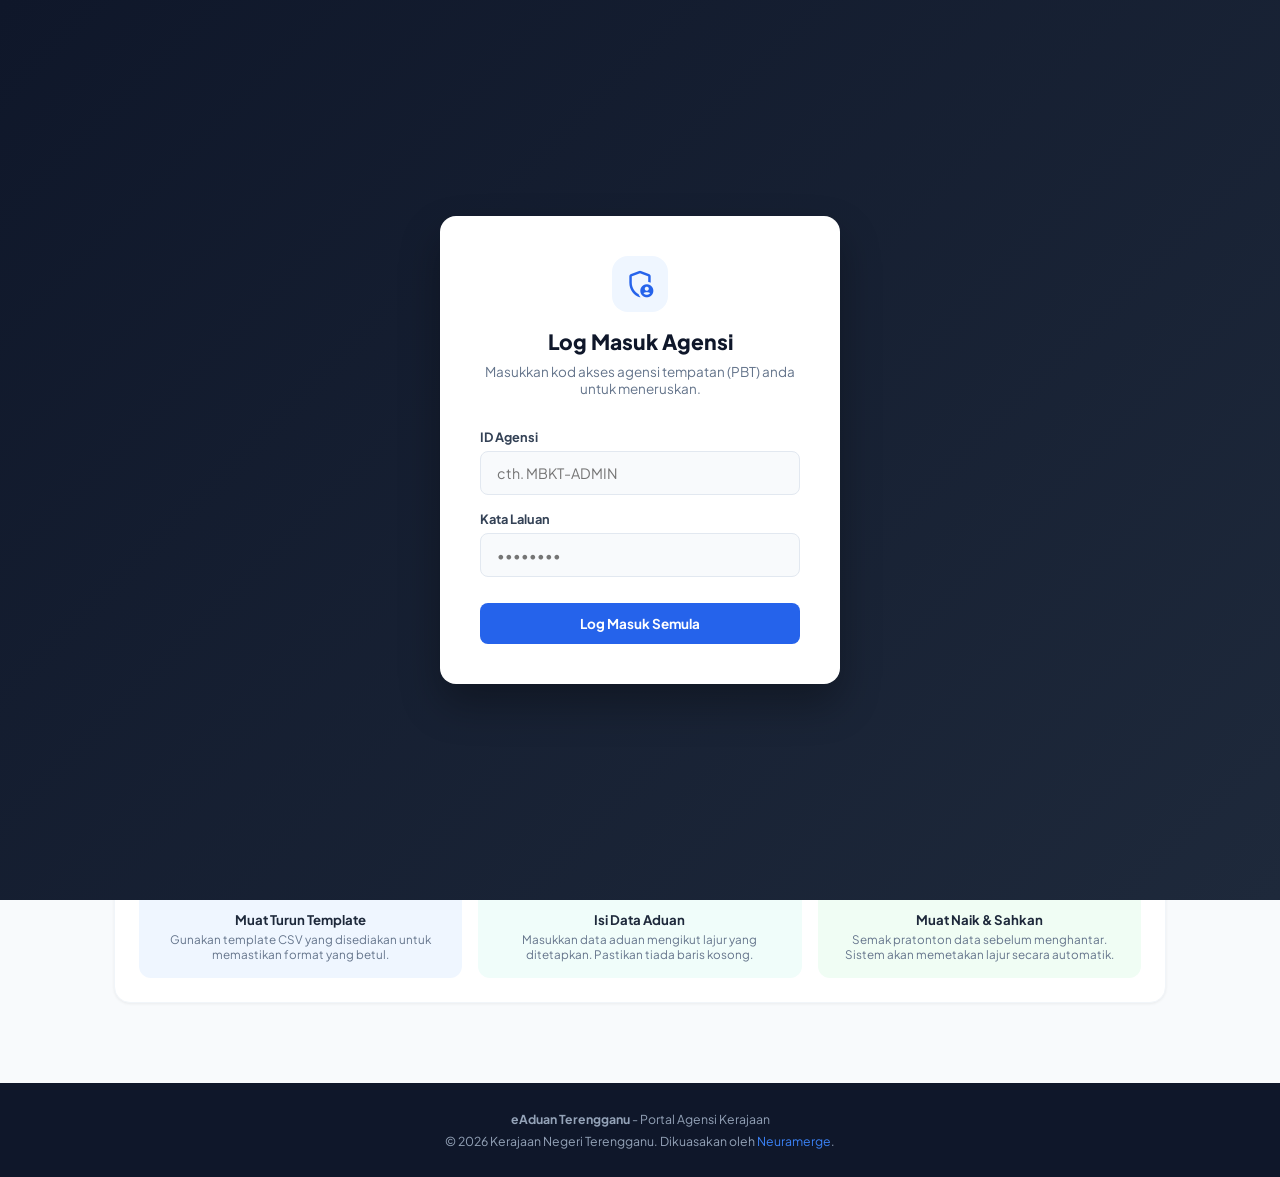
<file: agency.html>
<!DOCTYPE html>
<html lang="ms">
<head>
    <meta charset="UTF-8">
    <meta name="viewport" content="width=device-width, initial-scale=1.0">
    <title>eAduan Terengganu - Portal Agensi Kerajaan</title>
    <meta name="description" content="Portal muat naik laporan untuk agensi kerajaan negeri Terengganu. Muat naik CSV, sambung API, dan pantau status penyegerakan.">
    <link rel="preconnect" href="https://fonts.googleapis.com">
    <link rel="preconnect" href="https://fonts.gstatic.com" crossorigin>
    <link href="https://fonts.googleapis.com/css2?family=Plus+Jakarta+Sans:wght@400;500;600;700;800&display=swap" rel="stylesheet">
    <link href="https://fonts.googleapis.com/css2?family=JetBrains+Mono:wght@400;500;600&display=swap" rel="stylesheet">
    <link href="https://fonts.googleapis.com/css2?family=Material+Symbols+Rounded:opsz,wght,FILL,GRAD@24,400,1,0" rel="stylesheet">
    <style>
        :root {
            --slate-50: #f8fafc;
            --slate-100: #f1f5f9;
            --slate-200: #e2e8f0;
            --slate-300: #cbd5e1;
            --slate-400: #94a3b8;
            --slate-500: #64748b;
            --slate-600: #475569;
            --slate-700: #334155;
            --slate-800: #1e293b;
            --slate-900: #0f172a;
            --blue-50: #eff6ff;
            --blue-100: #dbeafe;
            --blue-500: #3b82f6;
            --blue-600: #2563eb;
            --blue-700: #1d4ed8;
            --teal-50: #f0fdfa;
            --teal-500: #14b8a6;
            --teal-600: #0d9488;
            --green-50: #f0fdf4;
            --green-500: #22c55e;
            --green-600: #16a34a;
            --amber-50: #fffbeb;
            --amber-500: #f59e0b;
            --red-50: #fef2f2;
            --red-500: #ef4444;
            --purple-50: #faf5ff;
            --purple-500: #a855f7;
            --purple-600: #9333ea;
            --radius: 16px;
            --radius-sm: 12px;
            --radius-xs: 8px;
            --shadow: 0 1px 3px rgba(0,0,0,0.06);
            --shadow-md: 0 4px 12px rgba(0,0,0,0.06);
            --shadow-lg: 0 10px 30px rgba(0,0,0,0.08);
        }

        *, *::before, *::after { box-sizing: border-box; margin: 0; padding: 0; }
        html { font-size: 15px; scroll-behavior: smooth; }
        body {
            font-family: 'Plus Jakarta Sans', -apple-system, sans-serif;
            background: var(--slate-50);
            color: var(--slate-800);
            min-height: 100vh;
            -webkit-font-smoothing: antialiased;
        }

        /* ---- HEADER ---- */
        .header {
            background: linear-gradient(135deg, var(--slate-900) 0%, var(--slate-700) 100%);
            color: #fff;
            position: relative;
            overflow: hidden;
        }
        .header::before {
            content: '';
            position: absolute;
            top: -40%;
            right: -15%;
            width: 400px;
            height: 400px;
            border-radius: 50%;
            background: rgba(59,130,246,0.08);
        }
        .header-inner {
            max-width: 1100px;
            margin: 0 auto;
            padding: 20px 24px;
        }
        .header-top {
            display: flex;
            align-items: center;
            justify-content: space-between;
            margin-bottom: 24px;
        }
        .logo {
            display: flex;
            align-items: center;
            gap: 10px;
        }
        .logo-icon {
            width: 40px;
            height: 40px;
            border-radius: 10px;
            background: rgba(255,255,255,0.1);
            display: flex;
            align-items: center;
            justify-content: center;
            backdrop-filter: blur(8px);
        }
        .logo-icon .material-symbols-rounded { font-size: 22px; }
        .logo-text { font-size: 1.1rem; font-weight: 700; }
        .logo-sub { font-size: 0.7rem; opacity: 0.7; font-weight: 500; }
        .header-nav { display: flex; gap: 6px; }
        .header-nav a {
            color: rgba(255,255,255,0.7);
            text-decoration: none;
            padding: 8px 14px;
            border-radius: 8px;
            font-size: 0.82rem;
            font-weight: 600;
            transition: all 0.2s;
        }
        .header-nav a:hover { background: rgba(255,255,255,0.1); color: #fff; }
        .hero-agency {
            display: flex;
            align-items: center;
            justify-content: space-between;
            padding-bottom: 24px;
            gap: 20px;
            flex-wrap: wrap;
        }
        .hero-agency h1 {
            font-size: 1.6rem;
            font-weight: 800;
            letter-spacing: -0.02em;
        }
        .hero-agency p { opacity: 0.8; font-size: 0.92rem; margin-top: 4px; }

        /* Agency selector */
        .agency-selector {
            display: flex;
            align-items: center;
            gap: 10px;
            background: rgba(255,255,255,0.1);
            padding: 10px 16px;
            border-radius: var(--radius-sm);
            backdrop-filter: blur(8px);
            border: 1px solid rgba(255,255,255,0.1);
        }
        .agency-selector select {
            background: transparent;
            border: none;
            color: #fff;
            font-family: inherit;
            font-size: 0.9rem;
            font-weight: 600;
            cursor: pointer;
            outline: none;
            appearance: none;
            padding-right: 20px;
            background-image: url("data:image/svg+xml,%3Csvg xmlns='http://www.w3.org/2000/svg' width='12' height='12' viewBox='0 0 12 12'%3E%3Cpath fill='white' d='M6 8L1 3h10z'/%3E%3C/svg%3E");
            background-repeat: no-repeat;
            background-position: right 0 center;
        }
        .agency-selector select option { color: var(--slate-800); background: #fff; }
        .agency-selector .material-symbols-rounded { font-size: 20px; opacity: 0.7; }

        /* ---- MAIN ---- */
        .main {
            max-width: 1100px;
            margin: 0 auto;
            padding: 28px 24px 60px;
        }

        /* ---- STATS ---- */
        .stats-grid {
            display: grid;
            grid-template-columns: repeat(4, 1fr);
            gap: 14px;
            margin-bottom: 28px;
        }
        .stat-card {
            background: #fff;
            border-radius: var(--radius);
            padding: 20px;
            box-shadow: var(--shadow);
            border: 1px solid var(--slate-100);
            display: flex;
            align-items: center;
            gap: 14px;
            transition: all 0.2s;
        }
        .stat-card:hover { transform: translateY(-2px); box-shadow: var(--shadow-md); }
        .stat-icon {
            width: 48px;
            height: 48px;
            border-radius: 12px;
            display: flex;
            align-items: center;
            justify-content: center;
            flex-shrink: 0;
        }
        .stat-icon .material-symbols-rounded { font-size: 24px; }
        .stat-icon.blue { background: var(--blue-50); color: var(--blue-600); }
        .stat-icon.green { background: var(--green-50); color: var(--green-600); }
        .stat-icon.purple { background: var(--purple-50); color: var(--purple-600); }
        .stat-icon.teal { background: var(--teal-50); color: var(--teal-600); }
        .stat-val { font-size: 1.5rem; font-weight: 800; color: var(--slate-900); display: block; }
        .stat-label { font-size: 0.78rem; color: var(--slate-500); }

        /* ---- TABS ---- */
        .section-tabs {
            display: flex;
            gap: 4px;
            background: var(--slate-100);
            padding: 4px;
            border-radius: var(--radius-xs);
            margin-bottom: 20px;
            width: fit-content;
        }
        .sec-tab {
            padding: 10px 20px;
            border: none;
            background: transparent;
            font-family: inherit;
            font-size: 0.88rem;
            font-weight: 600;
            color: var(--slate-500);
            cursor: pointer;
            border-radius: 6px;
            display: flex;
            align-items: center;
            gap: 6px;
            transition: all 0.2s;
        }
        .sec-tab .material-symbols-rounded { font-size: 18px; }
        .sec-tab:hover { color: var(--slate-700); }
        .sec-tab.active { background: #fff; color: var(--blue-600); box-shadow: var(--shadow); }

        .sec-panel { display: none; animation: fadeUp 0.3s ease; }
        .sec-panel.active { display: block; }
        @keyframes fadeUp {
            from { opacity: 0; transform: translateY(8px); }
            to { opacity: 1; transform: translateY(0); }
        }

        /* ---- CARD ---- */
        .card {
            background: #fff;
            border-radius: var(--radius);
            box-shadow: var(--shadow);
            border: 1px solid var(--slate-100);
            padding: 24px;
            margin-bottom: 20px;
        }
        .card-header {
            display: flex;
            align-items: center;
            justify-content: space-between;
            margin-bottom: 20px;
            gap: 12px;
        }
        .card-header h3 {
            font-size: 1.05rem;
            font-weight: 700;
            color: var(--slate-900);
        }

        /* ---- CSV UPLOAD ---- */
        .upload-area {
            border: 2px dashed var(--slate-200);
            border-radius: var(--radius);
            padding: 48px 32px;
            text-align: center;
            cursor: pointer;
            transition: all 0.25s;
            background: var(--slate-50);
            position: relative;
        }
        .upload-area:hover, .upload-area.dragover {
            border-color: var(--blue-500);
            background: var(--blue-50);
        }
        .upload-area .material-symbols-rounded {
            font-size: 52px;
            color: var(--blue-500);
            margin-bottom: 12px;
            display: block;
        }
        .upload-area h3 { color: var(--slate-700); font-size: 1.1rem; margin-bottom: 6px; }
        .upload-area p { color: var(--slate-500); font-size: 0.88rem; margin-bottom: 4px; }
        .upload-area small { color: var(--slate-400); font-size: 0.78rem; }
        .upload-area input[type="file"] {
            position: absolute;
            inset: 0;
            opacity: 0;
            cursor: pointer;
        }
        .upload-btn {
            display: inline-flex;
            align-items: center;
            gap: 6px;
            margin-top: 16px;
            padding: 10px 24px;
            background: var(--blue-600);
            color: #fff;
            border: none;
            border-radius: var(--radius-xs);
            font-family: inherit;
            font-size: 0.9rem;
            font-weight: 600;
            cursor: pointer;
            transition: all 0.2s;
        }
        .upload-btn:hover { background: var(--blue-700); }

        /* Upload result */
        .upload-result {
            display: none;
            margin-top: 20px;
        }
        .upload-result.show { display: block; }
        .file-info {
            display: flex;
            align-items: center;
            gap: 14px;
            padding: 16px 20px;
            background: var(--green-50);
            border: 1px solid rgba(34,197,94,0.2);
            border-radius: var(--radius-sm);
            margin-bottom: 16px;
        }
        .file-info .material-symbols-rounded { font-size: 28px; color: var(--green-600); }
        .file-name { font-weight: 700; font-size: 0.95rem; color: var(--slate-800); }
        .file-meta { font-size: 0.78rem; color: var(--slate-500); }

        /* CSV Preview */
        .csv-preview {
            overflow-x: auto;
            border: 1px solid var(--slate-200);
            border-radius: var(--radius-sm);
        }
        .csv-preview table {
            width: 100%;
            border-collapse: collapse;
            font-size: 0.82rem;
        }
        .csv-preview th {
            background: var(--slate-50);
            padding: 10px 14px;
            text-align: left;
            font-weight: 700;
            color: var(--slate-600);
            font-size: 0.75rem;
            text-transform: uppercase;
            letter-spacing: 0.03em;
            border-bottom: 1px solid var(--slate-200);
            white-space: nowrap;
        }
        .csv-preview td {
            padding: 10px 14px;
            border-bottom: 1px solid var(--slate-100);
            color: var(--slate-600);
            white-space: nowrap;
        }
        .csv-preview tr:hover td { background: var(--blue-50); }

        /* Mapping */
        .mapping-grid {
            display: grid;
            grid-template-columns: 1fr auto 1fr;
            gap: 10px;
            align-items: center;
            margin-top: 16px;
        }
        .mapping-field {
            padding: 10px 14px;
            background: var(--slate-50);
            border: 1px solid var(--slate-200);
            border-radius: var(--radius-xs);
            font-family: 'JetBrains Mono', monospace;
            font-size: 0.82rem;
            font-weight: 500;
            color: var(--slate-700);
        }
        .mapping-arrow {
            color: var(--slate-400);
            display: flex;
            align-items: center;
            justify-content: center;
        }
        .mapping-target {
            padding: 10px 14px;
            background: var(--blue-50);
            border: 1px solid var(--blue-100);
            border-radius: var(--radius-xs);
            font-family: 'JetBrains Mono', monospace;
            font-size: 0.82rem;
            font-weight: 500;
            color: var(--blue-700);
        }

        .action-bar {
            display: flex;
            gap: 10px;
            justify-content: flex-end;
            margin-top: 20px;
        }
        .btn-primary {
            display: inline-flex;
            align-items: center;
            gap: 6px;
            padding: 12px 24px;
            background: var(--blue-600);
            color: #fff;
            border: none;
            border-radius: var(--radius-xs);
            font-family: inherit;
            font-size: 0.9rem;
            font-weight: 700;
            cursor: pointer;
            transition: all 0.2s;
        }
        .btn-primary:hover { background: var(--blue-700); transform: translateY(-1px); box-shadow: var(--shadow-md); }
        .btn-secondary {
            display: inline-flex;
            align-items: center;
            gap: 6px;
            padding: 12px 24px;
            background: #fff;
            color: var(--slate-600);
            border: 1.5px solid var(--slate-200);
            border-radius: var(--radius-xs);
            font-family: inherit;
            font-size: 0.9rem;
            font-weight: 600;
            cursor: pointer;
            transition: all 0.2s;
        }
        .btn-secondary:hover { border-color: var(--slate-300); background: var(--slate-50); }

        /* ---- HISTORY TABLE ---- */
        .history-table {
            width: 100%;
            border-collapse: collapse;
            font-size: 0.85rem;
        }
        .history-table thead th {
            text-align: left;
            padding: 10px 14px;
            font-size: 0.73rem;
            font-weight: 700;
            text-transform: uppercase;
            letter-spacing: 0.04em;
            color: var(--slate-400);
            border-bottom: 1px solid var(--slate-200);
            white-space: nowrap;
        }
        .history-table tbody td {
            padding: 12px 14px;
            border-bottom: 1px solid var(--slate-100);
            color: var(--slate-600);
            white-space: nowrap;
        }
        .history-table tbody tr:hover td { background: var(--blue-50); }
        .badge {
            display: inline-flex;
            align-items: center;
            gap: 4px;
            padding: 4px 10px;
            border-radius: 20px;
            font-size: 0.72rem;
            font-weight: 700;
        }
        .badge.success { background: var(--green-50); color: var(--green-600); }
        .badge.error { background: var(--red-50); color: var(--red-500); }
        .badge.pending { background: var(--amber-50); color: #b45309; }
        .badge.csv-badge { background: var(--purple-50); color: var(--purple-600); }
        .badge.api-badge { background: var(--teal-50); color: var(--teal-600); }
        .mono { font-family: 'JetBrains Mono', monospace; font-weight: 600; font-size: 0.8rem; }

        /* ---- API SECTION ---- */
        .api-card {
            display: flex;
            align-items: center;
            gap: 14px;
            padding: 16px 20px;
            background: var(--slate-50);
            border: 1px solid var(--slate-200);
            border-radius: var(--radius-sm);
            margin-bottom: 10px;
            transition: all 0.2s;
        }
        .api-card:hover { border-color: var(--slate-300); }
        .api-status {
            width: 10px;
            height: 10px;
            border-radius: 50%;
            flex-shrink: 0;
        }
        .api-status.online { background: var(--green-500); box-shadow: 0 0 6px rgba(34,197,94,0.4); }
        .api-status.offline { background: var(--slate-300); }
        .api-info { flex: 1; }
        .api-name { font-weight: 700; font-size: 0.92rem; color: var(--slate-800); }
        .api-detail { font-size: 0.78rem; color: var(--slate-500); margin-top: 2px; }
        .api-key-area {
            display: flex;
            align-items: center;
            gap: 8px;
        }
        .api-key {
            font-family: 'JetBrains Mono', monospace;
            font-size: 0.78rem;
            padding: 6px 12px;
            background: var(--slate-100);
            border-radius: 6px;
            color: var(--slate-600);
            letter-spacing: 0.02em;
        }
        .btn-icon {
            width: 32px;
            height: 32px;
            border: none;
            background: var(--slate-100);
            border-radius: 6px;
            display: flex;
            align-items: center;
            justify-content: center;
            cursor: pointer;
            color: var(--slate-500);
            transition: all 0.2s;
        }
        .btn-icon:hover { background: var(--slate-200); color: var(--slate-700); }
        .btn-icon .material-symbols-rounded { font-size: 16px; }

        /* API Docs */
        .endpoint-list { display: flex; flex-direction: column; gap: 6px; }
        .endpoint {
            display: flex;
            align-items: center;
            gap: 10px;
            padding: 10px 14px;
            background: var(--slate-50);
            border-radius: var(--radius-xs);
            border: 1px solid var(--slate-100);
        }
        .endpoint:hover { border-color: var(--slate-200); }
        .method {
            font-family: 'JetBrains Mono', monospace;
            font-size: 0.65rem;
            font-weight: 700;
            padding: 3px 8px;
            border-radius: 4px;
            min-width: 40px;
            text-align: center;
        }
        .method.get { background: var(--green-50); color: var(--green-600); }
        .method.post { background: var(--blue-50); color: var(--blue-600); }
        .method.put { background: var(--amber-50); color: #b45309; }
        .endpoint code {
            font-family: 'JetBrains Mono', monospace;
            font-size: 0.82rem;
            color: var(--slate-600);
        }
        .endpoint .desc {
            margin-left: auto;
            font-size: 0.75rem;
            color: var(--slate-400);
        }

        /* Grid layouts */
        .two-col { display: grid; grid-template-columns: 1fr 1fr; gap: 20px; }

        /* ---- FOOTER ---- */
        .footer {
            background: var(--slate-900);
            color: var(--slate-400);
            padding: 28px 24px;
            text-align: center;
            font-size: 0.82rem;
        }
        .footer a { color: var(--blue-500); text-decoration: none; }

        /* ---- TOAST ---- */
        .toast {
            position: fixed;
            bottom: 24px;
            right: 24px;
            background: var(--slate-800);
            color: #fff;
            padding: 14px 24px;
            border-radius: var(--radius-sm);
            font-size: 0.88rem;
            font-weight: 600;
            display: flex;
            align-items: center;
            gap: 10px;
            box-shadow: var(--shadow-lg);
            z-index: 100;
            transform: translateY(100px);
            opacity: 0;
            transition: all 0.3s ease;
        }
        .toast.show { transform: translateY(0); opacity: 1; }
        .toast .material-symbols-rounded { font-size: 20px; color: var(--green-500); }

        /* ---- AUTH OVERLAY ---- */
        .auth-overlay {
            position: fixed;
            inset: 0;
            background: linear-gradient(135deg, var(--slate-900) 0%, var(--slate-800) 100%);
            z-index: 1000;
            display: flex;
            align-items: center;
            justify-content: center;
            padding: 20px;
            transition: opacity 0.5s ease, visibility 0.5s ease;
        }
        .auth-overlay.hidden {
            opacity: 0;
            visibility: hidden;
            pointer-events: none;
        }
        .auth-card {
            background: #fff;
            padding: 40px;
            border-radius: var(--radius);
            max-width: 400px;
            width: 100%;
            box-shadow: 0 20px 40px rgba(0,0,0,0.3);
            text-align: center;
        }
        .auth-card .logo-icon {
            margin: 0 auto 16px;
            background: var(--blue-50);
            color: var(--blue-600);
            width: 56px;
            height: 56px;
            border-radius: 16px;
        }
        .auth-card h2 {
            font-size: 1.4rem;
            color: var(--slate-900);
            margin-bottom: 8px;
            font-weight: 800;
        }
        .auth-card p {
            color: var(--slate-500);
            font-size: 0.9rem;
            margin-bottom: 32px;
        }
        .auth-form {
            text-align: left;
        }
        .auth-form label {
            display: block;
            font-size: 0.85rem;
            font-weight: 700;
            color: var(--slate-700);
            margin-bottom: 6px;
        }
        .auth-form input {
            width: 100%;
            padding: 12px 16px;
            border: 1px solid var(--slate-200);
            border-radius: var(--radius-xs);
            margin-bottom: 16px;
            font-family: inherit;
            font-size: 0.95rem;
            background: var(--slate-50);
        }
        .auth-form input:focus {
            border-color: var(--blue-500);
            outline: none;
            box-shadow: 0 0 0 3px rgba(59, 130, 246, 0.1);
            background: #fff;
        }

        /* ---- RESPONSIVE ---- */
        @media (max-width: 768px) {
            .stats-grid { grid-template-columns: repeat(2, 1fr); }
            .two-col { grid-template-columns: 1fr; }
            .hero-agency { flex-direction: column; align-items: flex-start; }
            .header-nav { display: none; }
            .section-tabs { width: 100%; overflow-x: auto; }
            .mapping-grid { grid-template-columns: 1fr; }
            .mapping-arrow { transform: rotate(90deg); }
        }
    </style>
</head>
<body>

    <!-- Auth Overlay Demo -->
    <div class="auth-overlay" id="authOverlay">
        <div class="auth-card">
            <div class="logo-icon">
                <span class="material-symbols-rounded" style="font-size: 32px;">admin_panel_settings</span>
            </div>
            <h2>Log Masuk Agensi</h2>
            <p>Masukkan kod akses agensi tempatan (PBT) anda untuk meneruskan.</p>
            <div class="auth-form">
                <label>ID Agensi</label>
                <input type="text" placeholder="cth. MBKT-ADMIN" id="loginId">
                <label>Kata Laluan</label>
                <input type="password" placeholder="••••••••" id="loginPass">
                <button type="button" class="btn-primary" style="width: 100%; justify-content: center; margin-top: 10px;" onclick="document.getElementById('authOverlay').classList.add('hidden')">
                    Log Masuk Semula
                </button>
            </div>
        </div>
    </div>

    <!-- Header -->
    <header class="header">
        <div class="header-inner">
            <div class="header-top">
                <div class="logo">
                    <div class="logo-icon">
                        <span class="material-symbols-rounded">admin_panel_settings</span>
                    </div>
                    <div>
                        <div class="logo-text">eAduan Terengganu</div>
                        <div class="logo-sub">Portal Agensi Kerajaan</div>
                    </div>
                </div>
                <nav class="header-nav">
                    <a href="aduan.html">Portal Rakyat</a>
                    <a href="index.html">Dashboard Pentadbir</a>
                </nav>
            </div>
            <div class="hero-agency">
                <div>
                    <h1>Portal Pengurusan Agensi</h1>
                    <p>Muat naik laporan aduan, sambung sistem melalui API, dan pantau status penyegerakan.</p>
                </div>
                <div class="agency-selector">
                    <span class="material-symbols-rounded">apartment</span>
                    <select id="agencySelect">
                        <option value="MBKT">Majlis Bandaraya Kuala Terengganu</option>
                        <option value="MPK">Majlis Perbandaran Kemaman</option>
                        <option value="MPD">Majlis Perbandaran Dungun</option>
                        <option value="MDM">Majlis Daerah Marang</option>
                        <option value="MDHT">Majlis Daerah Hulu Terengganu</option>
                        <option value="MDS">Majlis Daerah Setiu</option>
                        <option value="MDB">Majlis Daerah Besut</option>
                    </select>
                </div>
            </div>
        </div>
    </header>

    <main class="main">

        <!-- Stats -->
        <div class="stats-grid">
            <div class="stat-card">
                <div class="stat-icon blue"><span class="material-symbols-rounded">upload_file</span></div>
                <div>
                    <span class="stat-val">47</span>
                    <span class="stat-label">Muat Naik Bulan Ini</span>
                </div>
            </div>
            <div class="stat-card">
                <div class="stat-icon green"><span class="material-symbols-rounded">check_circle</span></div>
                <div>
                    <span class="stat-val">4,328</span>
                    <span class="stat-label">Rekod Berjaya Dihantar</span>
                </div>
            </div>
            <div class="stat-card">
                <div class="stat-icon purple"><span class="material-symbols-rounded">sync</span></div>
                <div>
                    <span class="stat-val">99.7%</span>
                    <span class="stat-label">Kadar Kejayaan</span>
                </div>
            </div>
            <div class="stat-card">
                <div class="stat-icon teal"><span class="material-symbols-rounded">schedule</span></div>
                <div>
                    <span class="stat-val">2 min</span>
                    <span class="stat-label">Sinkron Terakhir</span>
                </div>
            </div>
        </div>

        <!-- Section Tabs -->
        <div class="section-tabs">
            <button class="sec-tab active" data-tab="upload">
                <span class="material-symbols-rounded">cloud_upload</span>
                Muat Naik CSV
            </button>
            <button class="sec-tab" data-tab="api">
                <span class="material-symbols-rounded">api</span>
                Sambungan API
            </button>
            <button class="sec-tab" data-tab="history">
                <span class="material-symbols-rounded">history</span>
                Sejarah
            </button>
        </div>

        <!-- ======= TAB: CSV UPLOAD ======= -->
        <div class="sec-panel active" id="panel-upload">
            <div class="card">
                <div class="card-header">
                    <h3>Muat Naik Laporan CSV</h3>
                    <div style="display: flex; gap: 12px; align-items: center;">
                        <button class="btn-secondary" style="padding: 8px 16px; font-size: 0.82rem;" onclick="showToast('Memuat turun aduan baru didaftar ke CSV...')">
                            <span class="material-symbols-rounded" style="font-size: 16px;">download</span>
                            Eksport Aduan Baru
                        </button>
                    </div>
                </div>

                <div class="upload-area" id="uploadArea">
                    <input type="file" accept=".csv" id="csvInput">
                    <span class="material-symbols-rounded">cloud_upload</span>
                    <h3>Seret fail CSV ke sini</h3>
                    <p>atau klik untuk pilih fail dari komputer anda</p>
                    <small>Format CSV (UTF-8) - Maksimum 50MB - Satu fail pada satu masa</small>
                    <button class="upload-btn" type="button">
                        <span class="material-symbols-rounded" style="font-size:18px;">folder_open</span>
                        Pilih Fail
                    </button>
                </div>

                <!-- Upload Result (shown after file selected) -->
                <div class="upload-result" id="uploadResult">
                    <div class="file-info">
                        <span class="material-symbols-rounded">description</span>
                        <div>
                            <div class="file-name" id="fileName">aduan-mbkt-april-2026.csv</div>
                            <div class="file-meta" id="fileMeta">287 baris - 42 KB - dimuat naik 16/04/2026 10:45 MYT</div>
                        </div>
                    </div>

                    <h4 style="font-size:0.9rem;font-weight:700;margin-bottom:12px;color:var(--slate-700);">Pratonton Data (5 baris pertama)</h4>
                    <div class="csv-preview">
                        <table>
                            <thead>
                                <tr>
                                    <th>complaint_id</th>
                                    <th>complainant</th>
                                    <th>district</th>
                                    <th>category</th>
                                    <th>description</th>
                                    <th>status</th>
                                    <th>created_at</th>
                                </tr>
                            </thead>
                            <tbody>
                                <tr>
                                    <td class="mono">MBKT-001</td>
                                    <td>Ahmad bin Hassan</td>
                                    <td>Kuala Terengganu</td>
                                    <td>Infrastruktur</td>
                                    <td>Jalan berlubang di Jalan Sultan</td>
                                    <td>Dalam Tindakan</td>
                                    <td>2026-04-01</td>
                                </tr>
                                <tr>
                                    <td class="mono">MBKT-002</td>
                                    <td>Siti binti Yusof</td>
                                    <td>Kuala Terengganu</td>
                                    <td>Kebersihan</td>
                                    <td>Sampah bertimbun di Lorong 5</td>
                                    <td>Baru</td>
                                    <td>2026-04-02</td>
                                </tr>
                                <tr>
                                    <td class="mono">MBKT-003</td>
                                    <td>Mohd bin Razak</td>
                                    <td>Kuala Terengganu</td>
                                    <td>Bekalan Air</td>
                                    <td>Paip pecah di Taman Maju</td>
                                    <td>Selesai</td>
                                    <td>2026-04-03</td>
                                </tr>
                                <tr>
                                    <td class="mono">MBKT-004</td>
                                    <td>Nurul binti Salleh</td>
                                    <td>Kuala Terengganu</td>
                                    <td>Banjir</td>
                                    <td>Banjir kilat kawasan rendah</td>
                                    <td>Dalam Tindakan</td>
                                    <td>2026-04-04</td>
                                </tr>
                                <tr>
                                    <td class="mono">MBKT-005</td>
                                    <td>Hafiz bin Omar</td>
                                    <td>Kuala Terengganu</td>
                                    <td>Elektrik</td>
                                    <td>Lampu jalan tidak berfungsi</td>
                                    <td>Baru</td>
                                    <td>2026-04-05</td>
                                </tr>
                            </tbody>
                        </table>
                    </div>

                    <h4 style="font-size:0.9rem;font-weight:700;margin:20px 0 12px;color:var(--slate-700);">Pemetaan Lajur</h4>
                    <div class="mapping-grid">
                        <div class="mapping-field">complaint_id</div>
                        <div class="mapping-arrow"><span class="material-symbols-rounded">arrow_forward</span></div>
                        <div class="mapping-target">id_aduan</div>

                        <div class="mapping-field">complainant</div>
                        <div class="mapping-arrow"><span class="material-symbols-rounded">arrow_forward</span></div>
                        <div class="mapping-target">nama_pengadu</div>

                        <div class="mapping-field">district</div>
                        <div class="mapping-arrow"><span class="material-symbols-rounded">arrow_forward</span></div>
                        <div class="mapping-target">daerah</div>

                        <div class="mapping-field">category</div>
                        <div class="mapping-arrow"><span class="material-symbols-rounded">arrow_forward</span></div>
                        <div class="mapping-target">kategori</div>

                        <div class="mapping-field">description</div>
                        <div class="mapping-arrow"><span class="material-symbols-rounded">arrow_forward</span></div>
                        <div class="mapping-target">butiran</div>

                        <div class="mapping-field">status</div>
                        <div class="mapping-arrow"><span class="material-symbols-rounded">arrow_forward</span></div>
                        <div class="mapping-target">status_aduan</div>

                        <div class="mapping-field">created_at</div>
                        <div class="mapping-arrow"><span class="material-symbols-rounded">arrow_forward</span></div>
                        <div class="mapping-target">tarikh_cipta</div>
                    </div>

                    <div class="action-bar">
                        <button class="btn-secondary" onclick="resetUpload()">
                            <span class="material-symbols-rounded" style="font-size:18px;">close</span>
                            Batal
                        </button>
                        <button class="btn-primary" onclick="submitUpload()">
                            <span class="material-symbols-rounded" style="font-size:18px;">cloud_upload</span>
                            Hantar 287 Rekod
                        </button>
                    </div>
                </div>
            </div>

            <!-- Guide -->
            <div class="card">
                <div class="card-header">
                    <h3>Panduan Format CSV</h3>
                </div>
                <div style="display:grid;grid-template-columns:repeat(3,1fr);gap:16px;">
                    <div style="padding:16px;background:var(--blue-50);border-radius:var(--radius-sm);text-align:center;">
                        <span class="material-symbols-rounded" style="font-size:28px;color:var(--blue-600);display:block;margin-bottom:8px;">looks_one</span>
                        <strong style="font-size:0.88rem;">Muat Turun Template</strong>
                        <p style="font-size:0.78rem;color:var(--slate-500);margin-top:4px;">Gunakan template CSV yang disediakan untuk memastikan format yang betul.</p>
                    </div>
                    <div style="padding:16px;background:var(--teal-50);border-radius:var(--radius-sm);text-align:center;">
                        <span class="material-symbols-rounded" style="font-size:28px;color:var(--teal-600);display:block;margin-bottom:8px;">looks_two</span>
                        <strong style="font-size:0.88rem;">Isi Data Aduan</strong>
                        <p style="font-size:0.78rem;color:var(--slate-500);margin-top:4px;">Masukkan data aduan mengikut lajur yang ditetapkan. Pastikan tiada baris kosong.</p>
                    </div>
                    <div style="padding:16px;background:var(--green-50);border-radius:var(--radius-sm);text-align:center;">
                        <span class="material-symbols-rounded" style="font-size:28px;color:var(--green-600);display:block;margin-bottom:8px;">looks_3</span>
                        <strong style="font-size:0.88rem;">Muat Naik & Sahkan</strong>
                        <p style="font-size:0.78rem;color:var(--slate-500);margin-top:4px;">Semak pratonton data sebelum menghantar. Sistem akan memetakan lajur secara automatik.</p>
                    </div>
                </div>
            </div>
        </div>

        <!-- ======= TAB: API ======= -->
        <div class="sec-panel" id="panel-api">
            <div class="two-col">
                <div class="card">
                    <div class="card-header">
                        <h3>Sambungan API Anda</h3>
                        <button class="btn-primary" style="padding:8px 16px;font-size:0.82rem;">
                            <span class="material-symbols-rounded" style="font-size:16px;">refresh</span>
                            Uji Sambungan
                        </button>
                    </div>
                    <div class="api-card">
                        <div class="api-status online"></div>
                        <div class="api-info">
                            <div class="api-name">REST API v2.1</div>
                            <div class="api-detail">Endpoints aktif - Terakhir disinkronkan 2 minit lalu</div>
                        </div>
                    </div>
                    <div style="margin-top:16px;">
                        <div style="font-size:0.85rem;font-weight:700;color:var(--slate-700);margin-bottom:8px;">Kunci API Anda</div>
                        <div class="api-key-area">
                            <div class="api-key" id="apiKeyDisplay">ea_live_sk_****************************3f7a</div>
                            <button class="btn-icon" onclick="toggleKey()" title="Tunjuk/Sembunyi"><span class="material-symbols-rounded">visibility</span></button>
                            <button class="btn-icon" onclick="copyKey()" title="Salin"><span class="material-symbols-rounded">content_copy</span></button>
                        </div>
                    </div>
                    <div style="margin-top:16px;">
                        <div style="font-size:0.85rem;font-weight:700;color:var(--slate-700);margin-bottom:8px;">Base URL</div>
                        <div class="api-key" style="width:fit-content;">https://api.eaduan-terengganu.gov.my/v1</div>
                    </div>
                </div>

                <div class="card">
                    <div class="card-header">
                        <h3>API Endpoints</h3>
                    </div>
                    <div class="endpoint-list">
                        <div class="endpoint">
                            <span class="method post">POST</span>
                            <code>/aduan</code>
                            <span class="desc">Hantar aduan baru</span>
                        </div>
                        <div class="endpoint">
                            <span class="method post">POST</span>
                            <code>/aduan/batch</code>
                            <span class="desc">Hantar banyak aduan</span>
                        </div>
                        <div class="endpoint">
                            <span class="method get">GET</span>
                            <code>/aduan</code>
                            <span class="desc">Senarai aduan agensi</span>
                        </div>
                        <div class="endpoint">
                            <span class="method get">GET</span>
                            <code>/aduan/{id}</code>
                            <span class="desc">Status aduan individu</span>
                        </div>
                        <div class="endpoint">
                            <span class="method put">PUT</span>
                            <code>/aduan/{id}/status</code>
                            <span class="desc">Kemaskini status</span>
                        </div>
                        <div class="endpoint">
                            <span class="method post">POST</span>
                            <code>/csv/import</code>
                            <span class="desc">Muat naik CSV via API</span>
                        </div>
                        <div class="endpoint">
                            <span class="method get">GET</span>
                            <code>/csv/export</code>
                            <span class="desc">Eksport data ke CSV</span>
                        </div>
                        <div class="endpoint">
                            <span class="method post">POST</span>
                            <code>/webhook</code>
                            <span class="desc">Daftar webhook</span>
                        </div>
                    </div>
                    <div style="text-align:center;margin-top:16px;">
                        <a href="#" style="color:var(--blue-600);font-size:0.85rem;font-weight:600;text-decoration:none;">Buka Dokumentasi Penuh API &rarr;</a>
                    </div>
                </div>
            </div>
        </div>

        <!-- ======= TAB: HISTORY ======= -->
        <div class="sec-panel" id="panel-history">
            <div class="card">
                <div class="card-header">
                    <h3>Sejarah Muat Naik & Penyegerakan</h3>
                    <button class="btn-secondary" style="padding:8px 16px;font-size:0.82rem;">
                        <span class="material-symbols-rounded" style="font-size:16px;">download</span>
                        Eksport Log
                    </button>
                </div>
                <div style="overflow-x:auto;">
                    <table class="history-table">
                        <thead>
                            <tr>
                                <th>Tarikh & Masa</th>
                                <th>Fail / Sumber</th>
                                <th>Jenis</th>
                                <th>Rekod</th>
                                <th>Berjaya</th>
                                <th>Gagal</th>
                                <th>Status</th>
                                <th>Tempoh</th>
                            </tr>
                        </thead>
                        <tbody>
                            <tr>
                                <td>16/04/2026 10:24</td>
                                <td class="mono">aduan-april-batch3.csv</td>
                                <td><span class="badge csv-badge">CSV</span></td>
                                <td>14</td>
                                <td>14</td>
                                <td>0</td>
                                <td><span class="badge success">Berjaya</span></td>
                                <td>1.2s</td>
                            </tr>
                            <tr>
                                <td>15/04/2026 15:00</td>
                                <td class="mono">REST API Sync</td>
                                <td><span class="badge api-badge">API</span></td>
                                <td>23</td>
                                <td>23</td>
                                <td>0</td>
                                <td><span class="badge success">Berjaya</span></td>
                                <td>0.8s</td>
                            </tr>
                            <tr>
                                <td>15/04/2026 09:15</td>
                                <td class="mono">aduan-april-batch2.csv</td>
                                <td><span class="badge csv-badge">CSV</span></td>
                                <td>156</td>
                                <td>154</td>
                                <td>2</td>
                                <td><span class="badge pending">Separa</span></td>
                                <td>4.7s</td>
                            </tr>
                            <tr>
                                <td>14/04/2026 10:00</td>
                                <td class="mono">REST API Sync</td>
                                <td><span class="badge api-badge">API</span></td>
                                <td>8</td>
                                <td>8</td>
                                <td>0</td>
                                <td><span class="badge success">Berjaya</span></td>
                                <td>0.5s</td>
                            </tr>
                            <tr>
                                <td>12/04/2026 14:30</td>
                                <td class="mono">aduan-april-batch1.csv</td>
                                <td><span class="badge csv-badge">CSV</span></td>
                                <td>287</td>
                                <td>287</td>
                                <td>0</td>
                                <td><span class="badge success">Berjaya</span></td>
                                <td>6.1s</td>
                            </tr>
                            <tr>
                                <td>10/04/2026 09:00</td>
                                <td class="mono">laporan-mac-penuh.csv</td>
                                <td><span class="badge csv-badge">CSV</span></td>
                                <td>412</td>
                                <td>0</td>
                                <td>412</td>
                                <td><span class="badge error">Gagal</span></td>
                                <td>- (format salah)</td>
                            </tr>
                            <tr>
                                <td>08/04/2026 11:20</td>
                                <td class="mono">REST API Sync</td>
                                <td><span class="badge api-badge">API</span></td>
                                <td>45</td>
                                <td>45</td>
                                <td>0</td>
                                <td><span class="badge success">Berjaya</span></td>
                                <td>1.4s</td>
                            </tr>
                        </tbody>
                    </table>
                </div>
            </div>
        </div>

    </main>

    <footer class="footer">
        <p><strong>eAduan Terengganu</strong> - Portal Agensi Kerajaan</p>
        <p style="margin-top:6px;">&copy; 2026 Kerajaan Negeri Terengganu. Dikuasakan oleh <a href="https://neuramerge.com">Neuramerge</a>.</p>
    </footer>

    <!-- Toast -->
    <div class="toast" id="toast">
        <span class="material-symbols-rounded">check_circle</span>
        <span id="toastMsg">287 rekod berjaya dimuat naik!</span>
    </div>

    <script>
        // Tab switching
        document.querySelectorAll('.sec-tab').forEach(tab => {
            tab.addEventListener('click', () => {
                document.querySelectorAll('.sec-tab').forEach(t => t.classList.remove('active'));
                document.querySelectorAll('.sec-panel').forEach(p => p.classList.remove('active'));
                tab.classList.add('active');
                document.getElementById('panel-' + tab.dataset.tab).classList.add('active');
            });
        });

        // File upload simulation
        const csvInput = document.getElementById('csvInput');
        const uploadArea = document.getElementById('uploadArea');
        const uploadResult = document.getElementById('uploadResult');

        csvInput.addEventListener('change', () => {
            if (csvInput.files.length > 0) {
                const file = csvInput.files[0];
                document.getElementById('fileName').textContent = file.name;
                document.getElementById('fileMeta').textContent =
                    `${Math.floor(Math.random() * 400 + 50)} baris - ${(file.size / 1024).toFixed(1)} KB - dimuat naik ${new Date().toLocaleString('ms-MY')}`;
                uploadArea.style.display = 'none';
                uploadResult.classList.add('show');
            }
        });

        // Drag and drop
        uploadArea.addEventListener('dragover', (e) => {
            e.preventDefault();
            uploadArea.classList.add('dragover');
        });
        uploadArea.addEventListener('dragleave', () => uploadArea.classList.remove('dragover'));
        uploadArea.addEventListener('drop', (e) => {
            e.preventDefault();
            uploadArea.classList.remove('dragover');
            if (e.dataTransfer.files.length > 0) {
                csvInput.files = e.dataTransfer.files;
                csvInput.dispatchEvent(new Event('change'));
            }
        });

        function resetUpload() {
            uploadArea.style.display = '';
            uploadResult.classList.remove('show');
            csvInput.value = '';
        }

        function submitUpload() {
            showToast('287 rekod berjaya dimuat naik ke sistem eAduan!');
            resetUpload();
        }

        // Toast
        function showToast(msg) {
            const toast = document.getElementById('toast');
            document.getElementById('toastMsg').textContent = msg;
            toast.classList.add('show');
            setTimeout(() => toast.classList.remove('show'), 4000);
        }

        // API Key toggle
        let keyVisible = false;
        function toggleKey() {
            keyVisible = !keyVisible;
            document.getElementById('apiKeyDisplay').textContent = keyVisible
                ? 'ea_live_sk_7f8g2h4j6k8l0m2n4p6q8r0s2t4v6w8x3f7a'
                : 'ea_live_sk_****************************3f7a';
        }

        function copyKey() {
            navigator.clipboard.writeText('ea_live_sk_7f8g2h4j6k8l0m2n4p6q8r0s2t4v6w8x3f7a');
            showToast('Kunci API berjaya disalin!');
        }
    </script>
</body>
</html>
</file>
